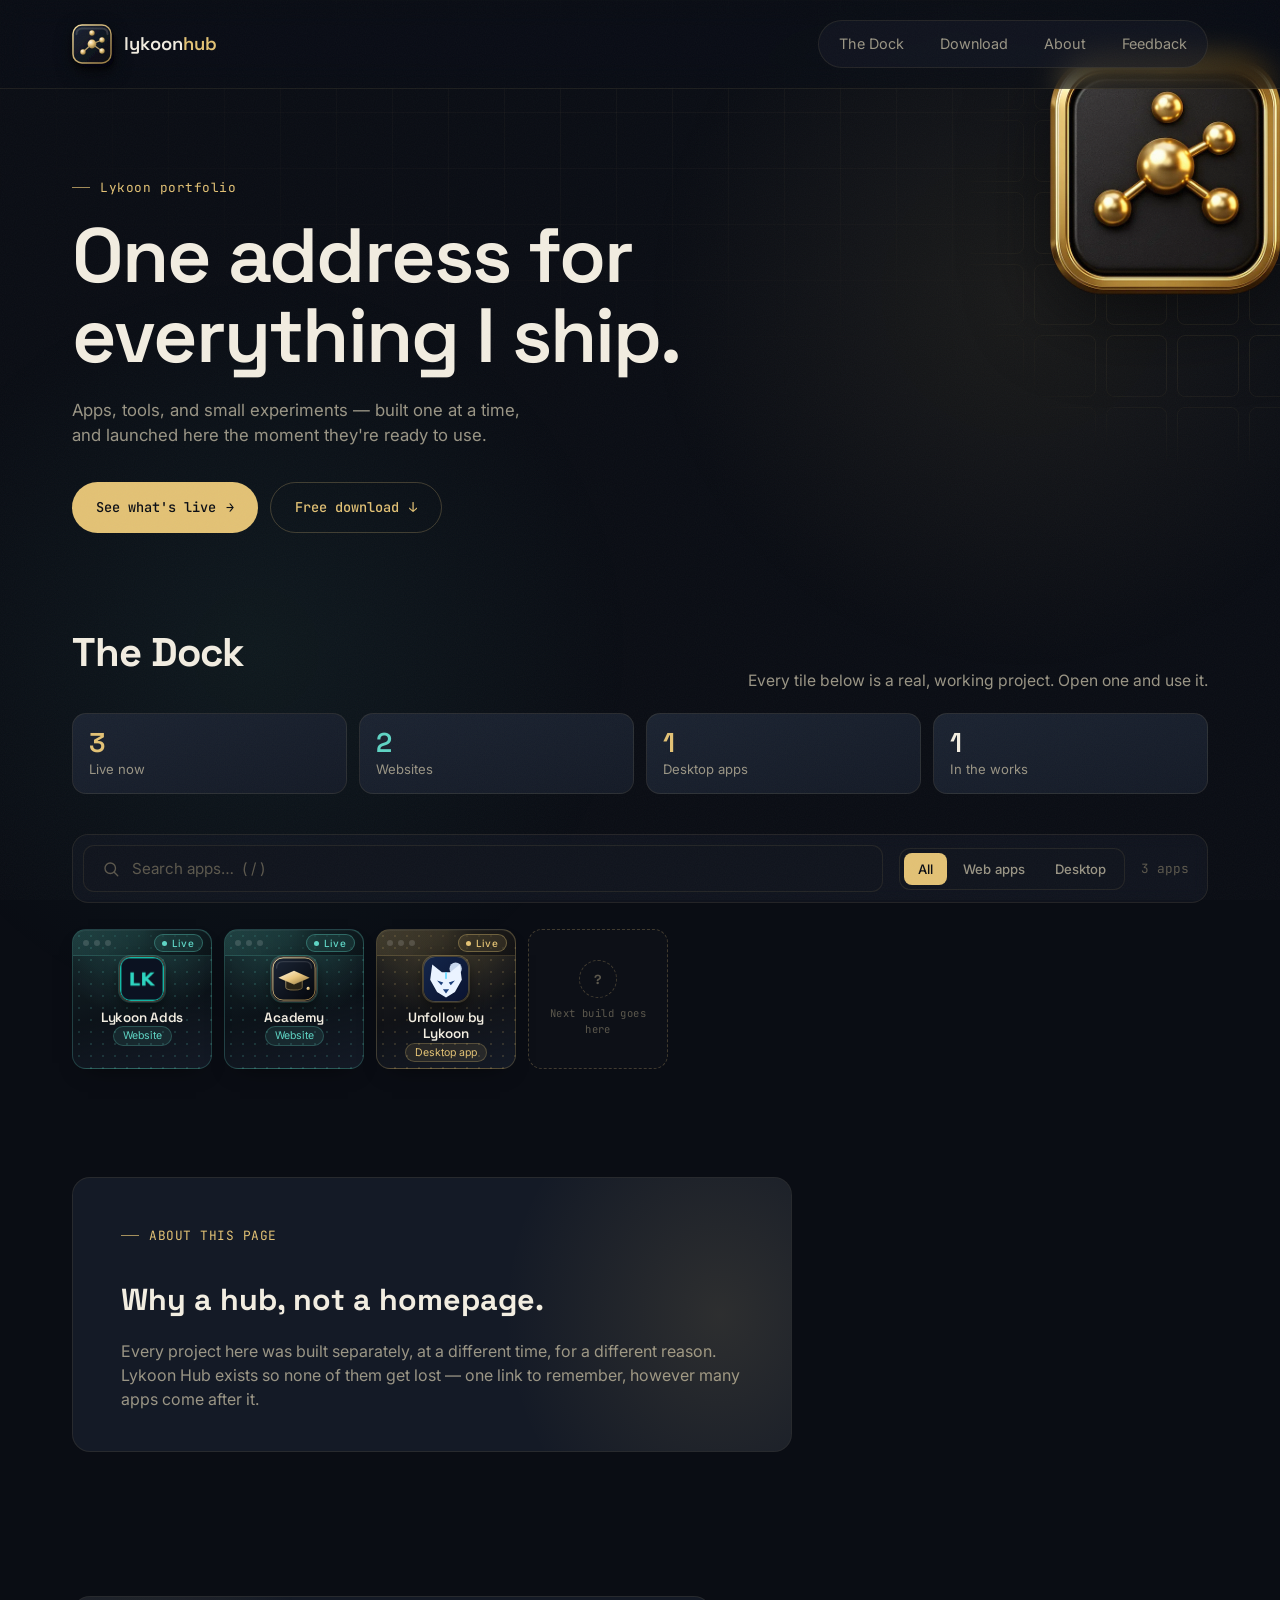
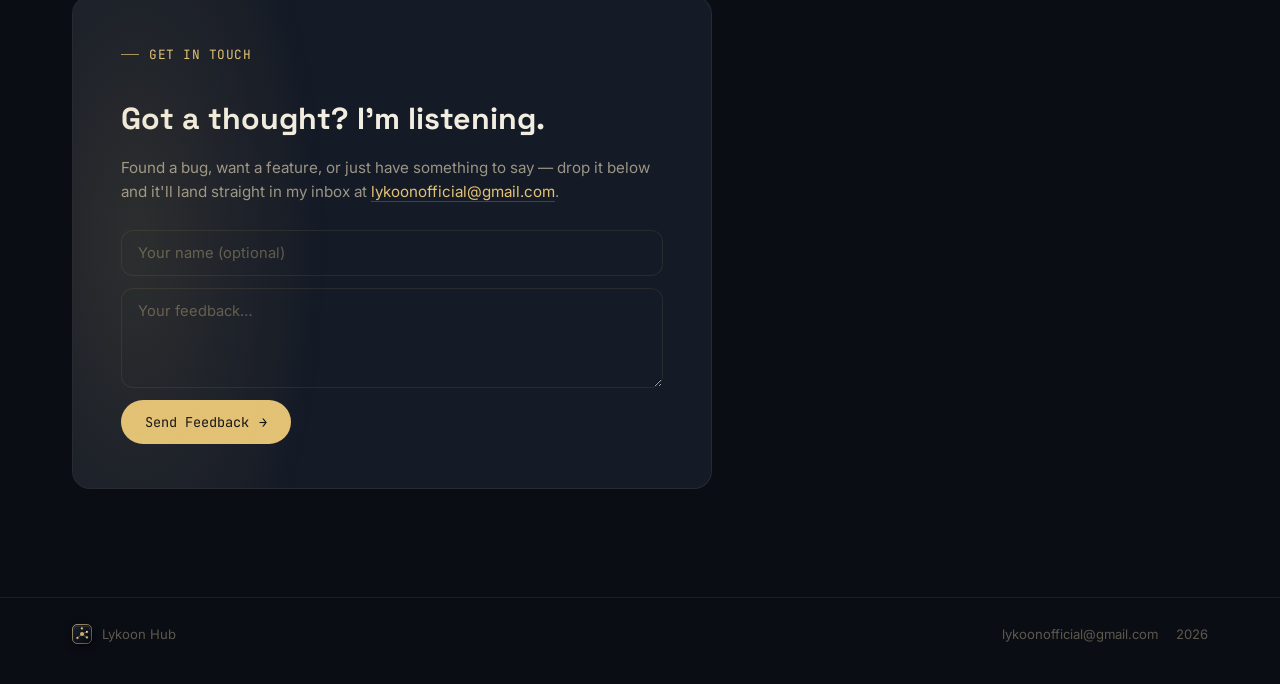
<file: index.html>
<!DOCTYPE html>
<html lang="en">
<head>
<meta charset="UTF-8">
<meta name="viewport" content="width=device-width, initial-scale=1.0, viewport-fit=cover">
<title>Lykoon Hub — One address for everything I ship</title>
<meta name="description" content="Lykoon Hub — a single home for every app, tool, and website Lykoon builds. Download Unfollow by Lykoon, a free bulk-unfollow dashboard for Windows, Mac and Linux.">
<meta name="mobile-web-app-capable" content="yes">
<meta name="apple-mobile-web-app-capable" content="yes">
<meta name="apple-mobile-web-app-status-bar-style" content="black-translucent">
<meta name="apple-mobile-web-app-title" content="Lykoon Hub">
<link rel="icon" href="data:image/svg+xml,%3Csvg xmlns='http://www.w3.org/2000/svg' viewBox='0 0 40 40'%3E%3Crect x='1' y='1' width='38' height='38' rx='9' fill='%230d1420' stroke='%23e3c275' stroke-width='1.4'/%3E%3Cg stroke='%23e3c275' stroke-width='1.3'%3E%3Cline x1='20' y1='20' x2='20' y2='9'/%3E%3Cline x1='20' y1='20' x2='30' y2='16'/%3E%3Cline x1='20' y1='20' x2='30' y2='27'/%3E%3Cline x1='20' y1='20' x2='11' y2='28'/%3E%3C/g%3E%3Ccircle cx='20' cy='9' r='2.6' fill='%23e3c275'/%3E%3Ccircle cx='30' cy='16' r='2.6' fill='%23e3c275'/%3E%3Ccircle cx='30' cy='27' r='2.6' fill='%23e3c275'/%3E%3Ccircle cx='11' cy='28' r='2.6' fill='%23e3c275'/%3E%3Ccircle cx='20' cy='20' r='4.2' fill='%23e3c275'/%3E%3C/svg%3E">
<link rel="apple-touch-icon" href="assets/apple-touch-icon.png">
<link rel="manifest" href="manifest.json">
<meta name="theme-color" content="#0a0d14">
<meta name="robots" content="index,follow">
<meta name="color-scheme" content="dark">

<link rel="canonical" href="https://lykoon.github.io/">
<meta property="og:type" content="website">
<meta property="og:url" content="https://lykoon.github.io/">
<meta property="og:title" content="Lykoon Hub — One address for everything I ship">
<meta property="og:description" content="Lykoon Hub — a single home for every app, tool, and website Lykoon builds. Now with a free download: Unfollow by Lykoon.">
<meta property="og:image" content="https://lykoon.github.io/assets/og-cover.png">
<meta name="twitter:card" content="summary_large_image">
<meta name="twitter:title" content="Lykoon Hub — One address for everything I ship">
<meta name="twitter:description" content="Lykoon Hub — a single home for every app, tool, and website Lykoon builds.">
<meta name="twitter:image" content="https://lykoon.github.io/assets/og-cover.png">

<link rel="preconnect" href="https://fonts.googleapis.com">
<link rel="preconnect" href="https://fonts.gstatic.com" crossorigin>
<link href="https://fonts.googleapis.com/css2?family=Space+Grotesk:wght@600;700&family=Inter:wght@400&family=JetBrains+Mono:wght@400&display=swap" rel="stylesheet">
<link rel="stylesheet" href="style.css">
<script type="application/ld+json">
{"@context":"https://schema.org","@type":"SoftwareApplication","name":"Unfollow by Lykoon","applicationCategory":"UtilitiesApplication","operatingSystem":"Windows, macOS, Linux","offers":{"@type":"Offer","price":"0","priceCurrency":"USD"},"downloadUrl":"https://github.com/lykoon/UnfollowByLykoon/archive/refs/heads/main.zip","author":{"@type":"Organization","name":"Lykoon Company","email":"lykoonofficial@gmail.com"}}
</script>
</head>
<body>

<a class="skip-link" href="#dock">Skip to content</a>
<div class="grain"></div>
<div class="ambient-glow"></div>
<div class="ambient-glow secondary"></div>

<header class="topbar">
  <div class="brand">
    <svg class="brand-mark" viewBox="0 0 40 40" xmlns="http://www.w3.org/2000/svg" style="overflow: visible;">
      <defs>
        <linearGradient id="badgeGrad" x1="0" y1="0" x2="1" y2="1">
          <stop offset="0%" stop-color="#1b2536"/>
          <stop offset="100%" stop-color="#05070c"/>
        </linearGradient>
        <linearGradient id="edgeGrad" x1="0" y1="0" x2="1" y2="1">
          <stop offset="0%" stop-color="#f6dea0"/>
          <stop offset="100%" stop-color="#96773f"/>
        </linearGradient>
        <radialGradient id="nodeGrad" cx="35%" cy="30%" r="75%">
          <stop offset="0%" stop-color="#fff8e6"/>
          <stop offset="45%" stop-color="#e9c67e"/>
          <stop offset="100%" stop-color="#8a6f37"/>
        </radialGradient>
        <filter id="liftShadow" x="-60%" y="-60%" width="220%" height="220%">
          <feDropShadow dx="0" dy="2.5" stdDeviation="2.2" flood-color="#000000" flood-opacity="0.5"/>
        </filter>
      </defs>
      <g filter="url(#liftShadow)">
        <rect x="4" y="5" width="38" height="38" rx="9" fill="#03050a"/>
        <rect x="1" y="1" width="38" height="38" rx="9" fill="url(#badgeGrad)" stroke="url(#edgeGrad)" stroke-width="1.4"/>
        <path d="M4.5 10 Q4.5 4.5 10 4.5 H30 Q35.5 4.5 35.5 10" fill="none" stroke="#ffffff" stroke-opacity="0.14" stroke-width="2" stroke-linecap="round"/>
        <g stroke="url(#edgeGrad)" stroke-width="1.3" stroke-opacity="0.9">
          <line x1="20" y1="20" x2="20" y2="9"/>
          <line x1="20" y1="20" x2="30" y2="16"/>
          <line x1="20" y1="20" x2="30" y2="27"/>
          <line x1="20" y1="20" x2="11" y2="28"/>
        </g>
        <circle cx="20" cy="9" r="2.7" fill="url(#nodeGrad)"/>
        <circle cx="30" cy="16" r="2.7" fill="url(#nodeGrad)"/>
        <circle cx="30" cy="27" r="2.7" fill="url(#nodeGrad)"/>
        <circle cx="11" cy="28" r="2.7" fill="url(#nodeGrad)"/>
        <circle cx="20" cy="20" r="4.4" fill="url(#nodeGrad)"/>
      </g>
    </svg>
    <span class="brand-word">lykoon<span class="accent-dot">hub</span></span>
  </div>
  <nav class="topnav">
    <a href="#dock">The Dock</a>
    <a href="#download">Download</a>
    <a href="#about">About</a>
    <a href="#feedback">Feedback</a>
  </nav>
</header>

<main>
  <section class="hero">
    <div class="hero-grid" aria-hidden="true" id="heroGrid"></div>
    <picture>
      <source srcset="assets/lykoon-orb.webp" type="image/webp">
      <img src="assets/lykoon-orb.png" alt="" aria-hidden="true" class="hero-orb"
           width="600" height="600" loading="lazy" decoding="async" fetchpriority="low">
    </picture>
    <div class="hero-inner">
      <p class="eyebrow">Lykoon portfolio</p>
      <h1>One address for<br>everything I ship.</h1>
      <p class="hero-sub">Apps, tools, and small experiments — built one at a time,<br class="br-desktop"> and launched here the moment they're ready to use.</p>
      <div class="hero-actions">
        <a href="#dock" class="hero-cta">See what's live <span class="arrow">→</span></a>
        <a href="#download" class="hero-cta hero-cta-ghost">Free download <span class="arrow">↓</span></a>
      </div>
    </div>
  </section>

  <section class="dock" id="dock">
    <div class="section-head reveal-target">
      <h2>The Dock</h2>
      <p class="section-sub">Every tile below is a real, working project. Open one and use it.</p>
      <div class="status-strip" id="statusStrip"></div>
    </div>

    <div class="toolbar">
    <div class="search-bar">
      <svg class="search-icon" viewBox="0 0 24 24" fill="none" xmlns="http://www.w3.org/2000/svg" aria-hidden="true">
        <circle cx="11" cy="11" r="7" stroke="currentColor" stroke-width="1.8"/>
        <line x1="16.3" y1="16.3" x2="21" y2="21" stroke="currentColor" stroke-width="1.8" stroke-linecap="round"/>
      </svg>
      <input
        type="text"
        id="searchInput"
        class="search-input"
        placeholder="Search apps…  ( / )"
        autocomplete="off"
        aria-label="Search apps">
    </div>
      <div class="seg" id="seg" role="group" aria-label="Filter apps"><button type="button" class="on" data-kind="all">All</button><button type="button" data-kind="Web app">Web apps</button><button type="button" data-kind="Desktop app">Desktop</button></div>
      <span class="count" id="countLabel" aria-live="polite"></span>
    </div>

    <p class="no-results" id="noResults" hidden>No app matches that name. Check the spelling or try the full name.</p>

    <div class="tiles" id="tiles"><!-- rendered by app.js --></div>
    <noscript>
      <ul class="noscript-list">
        <li><a href="https://lykoonadds.up.railway.app/">Lykoon Adds</a></li>
        <li><a href="https://alnaseer.vercel.app/">Academy</a></li>
        <li><a href="https://github.com/lykoon/UnfollowByLykoon">Unfollow by Lykoon (GitHub)</a></li>
      </ul>
    </noscript>
  </section>

  <section class="about" id="about">
    <div class="about-card reveal-target">
      <p class="eyebrow">ABOUT THIS PAGE</p>
      <h2>Why a hub, not a homepage.</h2>
      <p>Every project here was built separately, at a different time, for a different reason. Lykoon Hub exists so none of them get lost — one link to remember, however many apps come after it.</p>
    </div>
  </section>

  <section class="feedback" id="feedback">
    <div class="feedback-card reveal-target">
      <p class="eyebrow">GET IN TOUCH</p>
      <h2>Got a thought? I'm listening.</h2>
      <p class="feedback-sub">Found a bug, want a feature, or just have something to say — drop it below and it'll land straight in my inbox at <a href="mailto:lykoonofficial@gmail.com" class="feedback-email">lykoonofficial@gmail.com</a>.</p>

      <form id="feedbackForm" class="feedback-form">
        <input type="text" id="fbName" class="feedback-input" placeholder="Your name (optional)" autocomplete="off">
        <textarea id="fbMessage" class="feedback-textarea" rows="4" placeholder="Your feedback…" required></textarea>
        <button type="submit" class="feedback-submit">Send Feedback <span class="arrow">→</span></button>
      </form>
      <p class="feedback-note" id="feedbackNote" hidden>Opening your email app… if nothing happens, email me directly at <a href="mailto:lykoonofficial@gmail.com">lykoonofficial@gmail.com</a>.</p>
    </div>
  </section>
</main>

<footer class="footer">
  <div class="footer-inner">
    <div class="footer-left">
      <svg class="footer-mark" viewBox="0 0 40 40" xmlns="http://www.w3.org/2000/svg" aria-hidden="true" style="overflow: visible;">
        <defs>
          <linearGradient id="badgeGradF" x1="0" y1="0" x2="1" y2="1">
            <stop offset="0%" stop-color="#1b2536"/>
            <stop offset="100%" stop-color="#05070c"/>
          </linearGradient>
          <linearGradient id="edgeGradF" x1="0" y1="0" x2="1" y2="1">
            <stop offset="0%" stop-color="#f6dea0"/>
            <stop offset="100%" stop-color="#96773f"/>
          </linearGradient>
          <radialGradient id="nodeGradF" cx="35%" cy="30%" r="75%">
            <stop offset="0%" stop-color="#fff8e6"/>
            <stop offset="45%" stop-color="#e9c67e"/>
            <stop offset="100%" stop-color="#8a6f37"/>
          </radialGradient>
        </defs>
        <rect x="3.5" y="4.5" width="38" height="38" rx="9" fill="#03050a"/>
        <rect x="1" y="1" width="38" height="38" rx="9" fill="url(#badgeGradF)" stroke="url(#edgeGradF)" stroke-width="1.4"/>
        <path d="M4.5 10 Q4.5 4.5 10 4.5 H30 Q35.5 4.5 35.5 10" fill="none" stroke="#ffffff" stroke-opacity="0.12" stroke-width="2" stroke-linecap="round"/>
        <g stroke="url(#edgeGradF)" stroke-width="1.3" stroke-opacity="0.85">
          <line x1="20" y1="20" x2="20" y2="9"/>
          <line x1="20" y1="20" x2="30" y2="16"/>
          <line x1="20" y1="20" x2="30" y2="27"/>
          <line x1="20" y1="20" x2="11" y2="28"/>
        </g>
        <circle cx="20" cy="9" r="2.4" fill="url(#nodeGradF)"/>
        <circle cx="30" cy="16" r="2.4" fill="url(#nodeGradF)"/>
        <circle cx="30" cy="27" r="2.4" fill="url(#nodeGradF)"/>
        <circle cx="11" cy="28" r="2.4" fill="url(#nodeGradF)"/>
        <circle cx="20" cy="20" r="4" fill="#e3c275"/>
      </svg>
      <span>Lykoon Hub</span>
    </div>
    <div class="footer-right">
      <a href="mailto:lykoonofficial@gmail.com" class="footer-email">lykoonofficial@gmail.com</a>
      <span class="footer-year" id="year"></span>
    </div>
  </div>
</footer>

<dialog class="dl-dialog" id="dlDialog" aria-labelledby="dlTitle">
    <div class="download-card">
      <button class="dl-close" type="button" data-close aria-label="Close download window"><svg viewBox="0 0 24 24" fill="none" aria-hidden="true"><path d="M6 6l12 12M18 6L6 18" stroke="currentColor" stroke-width="2" stroke-linecap="round"/></svg></button>
      <div class="download-head">
        <img class="download-icon" src="assets/unfollow-icon.svg" alt="Unfollow by Lykoon logo" width="72" height="72" decoding="async">
        <div>
          <p class="eyebrow">Free download</p>
          <h2 id="dlTitle">Unfollow by Lykoon</h2>
        </div>
      </div>
      <p class="download-lead">A clean local dashboard that unfollows accounts in bulk at <strong>your</strong> pace. Live progress, automatic safety stops, and downloadable reports. It runs entirely on your own computer.</p>

      <ul class="chips" aria-label="Highlights">
        <li>Instagram</li>
        <li>TikTok <span class="chip-note">experimental</span></li>
        <li>Windows · Mac · Linux</li>
        <li>No setup needed</li>
        <li>Free &amp; open source</li>
      </ul>

      <div class="download-actions">
        <a class="download-btn" id="dlBtn" href="https://github.com/lykoon/UnfollowByLykoon/archive/refs/heads/main.zip" rel="noopener" download>
          <svg viewBox="0 0 24 24" fill="none" aria-hidden="true"><path d="M12 3v12m0 0 4.5-4.5M12 15l-4.5-4.5M4.5 20h15" stroke="currentColor" stroke-width="2" stroke-linecap="round" stroke-linejoin="round"/></svg>
          Download for free
        </a>
        <a class="download-link" href="https://github.com/lykoon/UnfollowByLykoon" target="_blank" rel="noopener noreferrer">View on GitHub <span class="arrow">→</span></a>
      </div>
      <p class="download-meta">v12 · ZIP file · needs <strong>Python 3.8+</strong></p>

      <ol class="steps">
        <li><b>Unzip</b><span>Extract the downloaded ZIP file anywhere.</span></li>
        <li><b>Start</b><span id="osHint">Double-click <code>Start-Windows.bat</code>, <code>Start-Mac.command</code> or run <code>./Start-Linux.sh</code>.</span></li>
        <li><b>Use</b><span>The dashboard opens in your browser. The first start sets itself up (a few minutes).</span></li>
      </ol>

      <p class="download-fine">Independent tool, not affiliated with Instagram, Meta or TikTok. Automating actions may go against a platform's terms and can cause temporary blocks, so use it on your own account, gently, and at your own risk. Questions? <a href="mailto:lykoonofficial@gmail.com">lykoonofficial@gmail.com</a></p>
    </div>
</dialog>

<script src="app.js" defer></script>
</body>
</html>
</file>
<file: style.css>
:root{
  --bg: #0a0d14;
  --bg-elevated: #10141d;
  --surface: #141a26;
  --surface-2: #1b2331;
  --border: rgba(216, 184, 122, 0.10);
  --border-strong: rgba(216, 184, 122, 0.26);
  --accent: #e3c275;
  --accent-soft: rgba(227, 194, 117, 0.12);
  --accent-dim: #8a6f37;
  --text: #f2ede1;
  --text-muted: #9a9585;
  --text-faint: #5c584d;
  --live: #e3c275;
  --live-glow: 227, 194, 117;
  --ease: cubic-bezier(0.16, 1, 0.3, 1);

  --font-display: "Space Grotesk", sans-serif;
  --font-body: "Inter", sans-serif;
  --font-mono: "JetBrains Mono", monospace;
}

*{ box-sizing: border-box; margin: 0; padding: 0; }

html{ scroll-behavior: smooth; overflow-x: hidden; }
@supports (overflow: clip){ html, body{ overflow-x: clip; } }   /* decorative glows must never create a sideways scroll (iOS Safari ignores body overflow-x:hidden) */

body{
  background: var(--bg);
  color: var(--text);
  font-family: var(--font-body);
  line-height: 1.5;
  overflow-x: hidden;
  position: relative;
  padding-left: env(safe-area-inset-left);
  padding-right: env(safe-area-inset-right);
  -webkit-tap-highlight-color: transparent;
}

.ambient-glow{
  position: fixed;
  top: -10%;
  right: -10%;
  width: 60vw;
  height: 60vw;
  max-width: 800px;
  max-height: 800px;
  background: radial-gradient(circle, rgba(227, 194, 117, 0.08) 0%, transparent 70%);
  pointer-events: none;
  z-index: 0;
  animation: auroraDrift 22s ease-in-out infinite;
}
.ambient-glow.secondary{
  top: auto;
  right: auto;
  bottom: -15%;
  left: -10%;
  background: radial-gradient(circle, rgba(227, 194, 117, 0.05) 0%, transparent 70%);
  animation-duration: 26s;
  animation-delay: -6s;
}
@keyframes auroraDrift{
  0%, 100%{ transform: translate(0, 0) scale(1); }
  33%{ transform: translate(-4%, 3%) scale(1.06); }
  66%{ transform: translate(3%, -2%) scale(0.97); }
}

a{ color: inherit; text-decoration: none; }

/* subtle film-grain texture over the whole page */
.grain{
  position: fixed;
  inset: 0;
  pointer-events: none;
  z-index: 100;
  opacity: 0.035;
  background-image: url("data:image/svg+xml,%3Csvg xmlns='http://www.w3.org/2000/svg' width='120' height='120'%3E%3Cfilter id='n'%3E%3CfeTurbulence type='fractalNoise' baseFrequency='0.9' numOctaves='2' stitchTiles='stitch'/%3E%3C/filter%3E%3Crect width='100%25' height='100%25' filter='url(%23n)'/%3E%3C/svg%3E");
}

main, .footer{ position: relative; z-index: 1; }
.topbar{
  display: flex;
  align-items: center;
  justify-content: space-between;
  padding: calc(20px + env(safe-area-inset-top)) clamp(20px, 6vw, 72px) 20px;
  max-width: 1440px;
  margin: 0 auto;
  position: sticky;
  top: 0;
  z-index: 10;
  backdrop-filter: blur(14px) saturate(140%);
  -webkit-backdrop-filter: blur(14px) saturate(140%);
  background: rgba(10, 13, 20, 0.55);
  border-bottom: 1px solid transparent;
  transition: border-color 0.3s ease, background 0.3s ease;
}
.topbar.is-scrolled{
  border-bottom-color: var(--border);
}
.scroll-progress{
  position: absolute;
  left: 0;
  bottom: -1px;
  height: 2px;
  width: var(--progress, 0%);
  background: linear-gradient(90deg, var(--accent-dim), var(--accent));
  transition: width 0.1s linear;
}

.brand{ display: flex; align-items: center; gap: 12px; perspective: 400px; }

.brand-mark{
  --s: 1;
  width: 40px;
  height: 40px;
  border-radius: 10px;
  transform-style: preserve-3d;
  filter: drop-shadow(0 5px 8px rgba(0,0,0,0.55));
  animation: logoFloat 4.5s ease-in-out infinite;
  transition: filter 0.3s ease;
}
.brand:hover .brand-mark{
  --s: 1.12;
  filter: drop-shadow(0 8px 14px rgba(0,0,0,0.6));
}

@keyframes logoFloat{
  0%, 100%{ transform: rotateX(9deg) rotateY(-15deg) scale(var(--s)); }
  50%{ transform: rotateX(16deg) rotateY(-24deg) scale(var(--s)); }
}

.brand-word{
  font-family: var(--font-display);
  font-weight: 600;
  font-size: 1.15rem;
  letter-spacing: 0.01em;
  color: var(--text);
}
.accent-dot{ color: var(--accent); }

.topnav{ display: flex; gap: 32px; }
.topnav a{
  font-size: 0.9rem;
  color: var(--text-muted);
  transition: color 0.2s ease;
}
.topnav a:hover{ color: var(--accent); }

/* ---------- hero ---------- */
.hero{
  position: relative;
  padding: 9vh clamp(20px, 6vw, 72px) 12vh;
  max-width: 1440px;
  margin: 0 auto;
}
.hero-inner{ max-width: 900px; }

.hero-grid{
  position: absolute;
  top: -40px;
  right: -8vw;
  width: 420px;
  height: 420px;
  z-index: -1;
  display: grid;
  grid-template-columns: repeat(6, 1fr);
  grid-template-rows: repeat(6, 1fr);
  gap: 10px;
  opacity: 0.9;
  mask-image: radial-gradient(circle at 60% 40%, black 40%, transparent 75%);
}
.hero-grid .cell{
  border-radius: 8px;
  border: 1px solid var(--border);
}
.hero-grid .cell.filled{
  border-color: var(--accent);
  background: var(--accent-soft);
  animation: cellPulse 3.2s ease-in-out infinite;
}
@keyframes cellPulse{
  0%, 100%{ box-shadow: 0 0 18px 1px rgba(var(--live-glow), 0.3); }
  50%{ box-shadow: 0 0 28px 4px rgba(var(--live-glow), 0.55); }
}

.hero-orb{
  position: absolute;
  top: -6vh;
  right: -2vw;
  width: clamp(160px, 22vw, 300px);
  height: auto;
  z-index: -1;
  filter: drop-shadow(0 20px 40px rgba(0,0,0,0.55));
  animation: orbFloat 6s ease-in-out infinite;
  pointer-events: none;
}
@keyframes orbFloat{
  0%, 100%{ transform: translateY(0) rotate(-2deg); }
  50%{ transform: translateY(-22px) rotate(2deg); }
}
@media (max-width: 900px){
  .hero-orb{ width: clamp(120px, 26vw, 200px); top: -3vh; right: -3vw; }
}
@media (max-width: 640px){
  .hero-orb{ opacity: 0.7; width: 130px; top: -2vh; right: -6vw; }
}

.eyebrow{
  font-family: var(--font-mono);
  font-size: 0.72rem;
  letter-spacing: 0.14em;
  color: var(--accent);
  margin-bottom: 18px;
  display: inline-flex;
  align-items: center;
  gap: 10px;
}
.eyebrow::before{
  content: "";
  width: 18px;
  height: 1px;
  background: var(--accent);
  opacity: 0.7;
}

.hero h1{
  font-family: var(--font-display);
  font-weight: 600;
  font-size: clamp(2.4rem, 6vw, 4.2rem);
  line-height: 1.05;
  letter-spacing: -0.01em;
  margin-bottom: 22px;
  background: linear-gradient(100deg, var(--text) 30%, var(--accent) 45%, #fff8e6 50%, var(--accent) 55%, var(--text) 70%);
  background-size: 300% 100%;
  background-position: 100% 0;
  -webkit-background-clip: text;
  background-clip: text;
  color: transparent;
  animation: heroShimmer 7s ease-in-out infinite;
}
@keyframes heroShimmer{
  0%{ background-position: 100% 0; }
  50%{ background-position: 0% 0; }
  100%{ background-position: 100% 0; }
}

.hero-sub{
  color: var(--text-muted);
  font-size: 1.05rem;
  max-width: 540px;
  margin-bottom: 34px;
}

.hero-cta{
  display: inline-flex;
  align-items: center;
  gap: 10px;
  font-family: var(--font-mono);
  font-size: 0.85rem;
  color: var(--bg);
  background: var(--accent);
  padding: 13px 22px;
  border-radius: 999px;
  transition: transform 0.3s var(--ease), box-shadow 0.3s var(--ease);
}
.hero-cta:hover{
  transform: translateY(-2px);
  box-shadow: 0 8px 24px rgba(var(--live-glow), 0.3);
}
.hero-cta .arrow{ transition: transform 0.2s ease; }
.hero-cta:hover .arrow{ transform: translateX(3px); }

/* ---------- dock section ---------- */
.dock{
  padding: 4vh clamp(20px, 6vw, 72px) 10vh;
  max-width: 1440px;
  margin: 0 auto;
}

.section-head{ margin-bottom: 40px; max-width: 560px; }
.section-head h2{
  font-family: var(--font-display);
  font-size: clamp(1.6rem, 3vw, 2.2rem);
  margin-bottom: 10px;
}
.section-sub{ color: var(--text-muted); font-size: 0.98rem; }

.status-strip{
  display: flex;
  flex-wrap: wrap;
  gap: 10px;
  margin-top: 16px;
}
.status-chip{
  display: inline-flex;
  align-items: center;
  gap: 7px;
  font-family: var(--font-mono);
  font-size: 0.76rem;
  letter-spacing: 0.03em;
  color: var(--live);
  padding: 6px 12px;
  border-radius: 999px;
  border: 1px solid rgba(var(--live-glow), 0.3);
  background: var(--accent-soft);
}
.status-chip .dot{
  width: 6px; height: 6px; border-radius: 50%;
  background: var(--live);
  box-shadow: 0 0 0 0 rgba(var(--live-glow), 0.6);
  animation: pulse 2s infinite;
}
.status-chip-muted{
  color: var(--text-muted);
  border-color: var(--border);
  background: transparent;
}

.search-bar{
  display: flex;
  align-items: center;
  gap: 12px;
  max-width: 420px;
  padding: 13px 18px;
  margin-bottom: 32px;
  background: var(--surface);
  border: 1px solid var(--border);
  border-radius: 12px;
  transition: border-color 0.2s ease, box-shadow 0.2s ease;
}
.search-bar:focus-within{
  border-color: var(--border-strong);
  box-shadow: 0 0 0 3px var(--accent-soft);
}
.search-icon{
  width: 18px;
  height: 18px;
  color: var(--text-faint);
  flex-shrink: 0;
  transition: color 0.2s ease;
}
.search-bar:focus-within .search-icon{ color: var(--accent); }

.search-input{
  flex: 1;
  background: transparent;
  border: none;
  outline: none;
  color: var(--text);
  font-family: var(--font-body);
  font-size: 0.95rem;
}
.search-input::placeholder{ color: var(--text-faint); }

.no-results{
  font-family: var(--font-mono);
  font-size: 0.85rem;
  color: var(--text-muted);
  margin-bottom: 32px;
}

.tile.hidden{ display: none; }

.tiles{
  display: grid;
  grid-template-columns: repeat(auto-fill, minmax(190px, 1fr));
  gap: 16px;
  perspective: 1000px;
}

.tile{
  position: relative;
  background: var(--surface);
  border: 1px solid var(--border);
  border-radius: 14px;
  padding: 16px;
  display: flex;
  flex-direction: column;
  gap: 12px;
  overflow: hidden;
  transform-style: preserve-3d;
  transition: transform 0.4s var(--ease), border-color 0.3s ease, background 0.3s ease;
}
.tile::after{
  content: "";
  position: absolute;
  inset: 0;
  background: linear-gradient(115deg, transparent 40%, rgba(227, 194, 117, 0.07) 50%, transparent 60%);
  transform: translateX(-100%);
  transition: transform 0.6s ease;
  pointer-events: none;
}
.tile.live:hover::after{
  transform: translateX(100%);
}

.tile.live{
  --mx: 50%;
  --my: 50%;
  --rx: 0deg;
  --ry: 0deg;
}
.tile.live::before{
  content: "";
  position: absolute;
  inset: 0;
  z-index: 0;
  background: radial-gradient(280px circle at var(--mx) var(--my), rgba(227, 194, 117, 0.10), transparent 65%);
  opacity: 0;
  transition: opacity 0.4s ease;
  pointer-events: none;
}
.tile.live:hover::before{ opacity: 1; }
.tile.live > *{ position: relative; z-index: 1; }

.tile.live:hover{
  transform: translateY(-4px) rotateX(var(--rx)) rotateY(var(--ry));
  border-color: var(--border-strong);
  background: var(--surface-2);
}
.tile.live:active{
  transform: translateY(-1px) scale(0.98);
  background: var(--surface-2);
  border-color: var(--border-strong);
}

.tile.soon{
  cursor: default;
}
.tile.soon:hover{
  transform: none;
  border-color: var(--border);
  background: var(--surface);
}
.badge-soon{
  color: var(--text-faint);
  border-color: var(--border-strong);
}
.badge-soon .dot{ display: none; }
.tile-open-soon{
  color: var(--text-faint);
}

.tile.empty{
  border-style: dashed;
  border-color: var(--border-strong);
  justify-content: center;
  align-items: center;
  text-align: center;
  min-height: 140px;
}
.tile.empty .tile-icon{
  border-style: dashed;
  border-radius: 50%;
  color: var(--text-faint);
  background: transparent;
  box-shadow: none;
  animation: emptyPulse 3.5s ease-in-out infinite;
}
.tile.empty .tile-icon::before{ display: none; }
@keyframes emptyPulse{
  0%, 100%{ opacity: 0.55; }
  50%{ opacity: 0.9; }
}
.tile.empty .empty-label{
  font-family: var(--font-mono);
  font-size: 0.7rem;
  color: var(--text-faint);
  letter-spacing: 0.04em;
}

.tile-top{ display: flex; align-items: center; justify-content: space-between; }

.tile-icon{
  position: relative;
  width: 40px;
  height: 40px;
  border-radius: 11px;
  display: flex;
  align-items: center;
  justify-content: center;
  font-family: var(--font-display);
  font-weight: 700;
  font-size: 0.82rem;
  border: 1px solid var(--border-strong);
  background: linear-gradient(155deg, var(--surface-2) 0%, #0b0f17 100%);
  color: var(--accent);
  overflow: hidden;
  box-shadow:
    0 4px 10px rgba(0,0,0,0.45),
    inset 0 1px 0 rgba(255,255,255,0.08),
    inset 0 -6px 10px rgba(0,0,0,0.35);
  transition: transform 0.25s ease, box-shadow 0.25s ease;
}
.tile.live:hover .tile-icon{
  transform: translateY(-1px) scale(1.04);
  box-shadow:
    0 6px 14px rgba(0,0,0,0.5),
    inset 0 1px 0 rgba(255,255,255,0.12),
    inset 0 -6px 10px rgba(0,0,0,0.35);
}
.tile-icon::before{
  content: "";
  position: absolute;
  inset: 0;
  background: linear-gradient(140deg, rgba(255,255,255,0.16) 0%, rgba(255,255,255,0) 45%);
  pointer-events: none;
}
.tile-icon picture{ display: contents; }
.tile-icon img{
  width: 100%;
  height: 100%;
  object-fit: cover;
  border-radius: 10px;
  position: relative;
}

.badge{
  font-family: var(--font-mono);
  font-size: 0.66rem;
  letter-spacing: 0.08em;
  display: flex;
  align-items: center;
  gap: 6px;
  color: var(--live);
  padding: 4px 9px;
  border-radius: 999px;
  border: 1px solid rgba(var(--live-glow), 0.3);
}
.badge .dot{
  width: 6px; height: 6px; border-radius: 50%;
  background: var(--live);
  box-shadow: 0 0 0 0 rgba(var(--live-glow), 0.6);
  animation: pulse 2s infinite;
}
@keyframes pulse{
  0%{ box-shadow: 0 0 0 0 rgba(var(--live-glow), 0.5); }
  70%{ box-shadow: 0 0 0 7px rgba(var(--live-glow), 0); }
  100%{ box-shadow: 0 0 0 0 rgba(var(--live-glow), 0); }
}

.tile-name{
  font-family: var(--font-display);
  font-weight: 600;
  font-size: 1.05rem;
}
.tile-tagline{
  color: var(--text-muted);
  font-size: 0.85rem;
  line-height: 1.42;
}

.tile-open{
  margin-top: auto;
  font-family: var(--font-mono);
  font-size: 0.78rem;
  color: var(--accent);
  display: inline-flex;
  align-items: center;
  gap: 6px;
  align-self: flex-start;
}
.tile-open .arrow{ transition: transform 0.2s ease; }
.tile:hover .tile-open .arrow{ transform: translateX(3px); }

/* ---------- about ---------- */
.about{
  padding: 2vh clamp(20px, 6vw, 72px) 14vh;
  max-width: 1440px;
  margin: 0 auto;
}
.about-card{
  position: relative;
  background: var(--surface);
  border: 1px solid var(--border);
  border-radius: 18px;
  padding: 40px clamp(24px, 5vw, 48px);
  max-width: 720px;
  overflow: hidden;
}
.about-card::before{
  content: "";
  position: absolute;
  top: -40%;
  right: -20%;
  width: 60%;
  height: 180%;
  background: radial-gradient(closest-side, var(--accent-soft) 0%, transparent 100%);
  pointer-events: none;
}
.about-card h2{
  font-family: var(--font-display);
  font-size: clamp(1.4rem, 2.6vw, 1.9rem);
  margin: 14px 0 16px;
}
.about-card p:last-child{ color: var(--text-muted); }

/* ---------- feedback ---------- */
.feedback{
  padding: 2vh clamp(20px, 6vw, 72px) 12vh;
  max-width: 1440px;
  margin: 0 auto;
}
.feedback-card{
  position: relative;
  background: var(--surface);
  border: 1px solid var(--border);
  border-radius: 18px;
  padding: 40px clamp(24px, 5vw, 48px) 44px;
  max-width: 640px;
  overflow: hidden;
}
.feedback-card::before{
  content: "";
  position: absolute;
  top: -40%;
  left: -20%;
  width: 60%;
  height: 180%;
  background: radial-gradient(closest-side, var(--accent-soft) 0%, transparent 100%);
  pointer-events: none;
}
.feedback-card h2{
  font-family: var(--font-display);
  font-size: clamp(1.4rem, 2.6vw, 1.9rem);
  margin: 14px 0 14px;
}
.feedback-sub{
  color: var(--text-muted);
  font-size: 0.95rem;
  line-height: 1.6;
  margin-bottom: 26px;
}
.feedback-email{
  color: var(--accent);
  border-bottom: 1px solid var(--border-strong);
  transition: opacity 0.2s ease;
}
.feedback-email:hover{ opacity: 0.8; }

.feedback-form{
  display: flex;
  flex-direction: column;
  gap: 12px;
}
.feedback-input,
.feedback-textarea{
  background: var(--surface);
  border: 1px solid var(--border);
  border-radius: 12px;
  padding: 13px 16px;
  color: var(--text);
  font-family: var(--font-body);
  font-size: 0.92rem;
  outline: none;
  resize: vertical;
  transition: border-color 0.2s ease, box-shadow 0.2s ease;
}
.feedback-input::placeholder,
.feedback-textarea::placeholder{ color: var(--text-faint); }
.feedback-input:focus,
.feedback-textarea:focus{
  border-color: var(--border-strong);
  box-shadow: 0 0 0 3px var(--accent-soft);
}

.feedback-submit{
  align-self: flex-start;
  display: inline-flex;
  align-items: center;
  gap: 10px;
  font-family: var(--font-mono);
  font-size: 0.85rem;
  color: var(--bg);
  background: var(--accent);
  border: none;
  cursor: pointer;
  padding: 13px 24px;
  border-radius: 999px;
  transition: transform 0.3s var(--ease), box-shadow 0.3s var(--ease);
}
.feedback-submit:hover{
  transform: translateY(-2px);
  box-shadow: 0 8px 24px var(--accent-soft);
}
.feedback-submit .arrow{ transition: transform 0.2s ease; }
.feedback-submit:hover .arrow{ transform: translateX(3px); }

.feedback-note{
  margin-top: 14px;
  font-family: var(--font-mono);
  font-size: 0.8rem;
  color: var(--text-muted);
}
.feedback-note a{ color: var(--accent); }

/* ---------- footer ---------- */
.footer{
  border-top: 1px solid var(--border);
}
.footer-inner{
  display: flex;
  align-items: center;
  justify-content: space-between;
  padding: 26px clamp(20px, 6vw, 72px) calc(40px + env(safe-area-inset-bottom));
  max-width: 1440px;
  margin: 0 auto;
  color: var(--text-faint);
  font-size: 0.82rem;
}
.footer-left{ display: flex; align-items: center; gap: 10px; perspective: 300px; }
.footer-right{ display: flex; align-items: center; gap: 18px; }
.footer-email{
  color: var(--text-faint);
  transition: color 0.2s ease;
}
.footer-email:hover{ color: var(--accent); }
.footer-mark{
  width: 20px; height: 20px; border-radius: 6px; opacity: 0.9;
  transform-style: preserve-3d;
  filter: drop-shadow(0 2px 4px rgba(0,0,0,0.5));
  animation: logoFloatSmall 5.5s ease-in-out infinite;
  animation-delay: -1.2s;
}
@keyframes logoFloatSmall{
  0%, 100%{ transform: rotateX(9deg) rotateY(-15deg); }
  50%{ transform: rotateX(15deg) rotateY(-22deg); }
}

/* ---------- responsive ---------- */

/* Tablet: tighten spacing and shrink the decorative grid a bit */
@media (max-width: 900px){
  .hero-grid{ width: 300px; height: 300px; right: -6vw; top: -20px; }
  .tiles{ grid-template-columns: repeat(auto-fill, minmax(200px, 1fr)); }
}

/* Phones */
@media (max-width: 640px){
  .topbar{ padding: 20px clamp(16px, 5vw, 40px); flex-wrap: wrap; row-gap: 10px; }
  .topnav{ gap: 18px; }
  .hero{ padding: 6vh clamp(16px, 5vw, 40px) 8vh; }
  .hero-grid{ width: 200px; height: 200px; right: -10vw; top: -16px; opacity: 0.6; }
  .br-desktop{ display: none; }
  .dock, .about, .feedback{ padding-left: clamp(16px, 5vw, 40px); padding-right: clamp(16px, 5vw, 40px); }
  .footer-right{ flex-direction: column; align-items: flex-start; gap: 6px; }
  .search-bar{ max-width: 100%; }
  .tiles{ grid-template-columns: 1fr; }
  .tile{ padding: 20px; }
  .footer-inner{
    padding: 22px clamp(16px, 5vw, 40px) 32px;
    flex-direction: column;
    gap: 10px;
    align-items: flex-start;
  }
}

/* Small phones: shrink the decorative grid instead of removing it —
   the pulsing cell gives the page some life even on a small screen */
@media (max-width: 400px){
  .hero-grid{ width: 130px; height: 130px; right: -8vw; top: -10px; opacity: 0.5; }
  .hero h1{ font-size: 2.1rem; }
  .topnav{ gap: 14px; }
  .topnav a{ font-size: 0.85rem; }
}

/* Large / ultra-wide monitors: let the hero visual breathe a bit more */
@media (min-width: 1600px){
  .hero-grid{ width: 480px; height: 480px; }
}

.reveal{
  opacity: 0;
  transform: translateY(24px);
}
.reveal:not(.tile){
  transition: opacity 0.7s ease, transform 0.7s ease;
}
.tile.reveal{
  transition: transform 0.4s var(--ease), border-color 0.3s ease, background 0.3s ease, opacity 0.6s ease;
}
.reveal.in-view{
  opacity: 1;
  transform: translateY(0);
}

@media (prefers-reduced-motion: reduce){
  *{ animation: none !important; transition: none !important; }
}

/* ---------- focus states (keyboard navigation) ---------- */
a:focus-visible,
button:focus-visible,
input:focus-visible,
textarea:focus-visible{
  outline: 2px solid var(--accent);
  outline-offset: 3px;
  border-radius: 6px;
}
.tile:focus-visible{
  outline: 2px solid var(--accent);
  outline-offset: 2px;
}

/* ============================================================
   v2 additions: skip link, hero actions, download section
   ============================================================ */
.skip-link{
  position: absolute; left: 12px; top: -60px; z-index: 200;
  background: var(--accent); color: var(--bg); padding: 10px 16px; border-radius: 10px;
  font-family: var(--font-mono); font-size: 0.82rem;
  transition: top 0.2s ease;
}
.skip-link:focus{ top: 12px; }

.noscript-list{ margin-top: 16px; padding-left: 18px; color: var(--text-muted); }
.noscript-list a{ color: var(--accent); }

.hero-actions{ display: flex; flex-wrap: wrap; gap: 12px; }
.hero-cta-ghost{
  background: transparent;
  color: var(--accent);
  border: 1px solid var(--border-strong);
}
.hero-cta-ghost:hover{ background: var(--accent-soft); box-shadow: none; }

.download{
  padding: 2vh clamp(20px, 6vw, 72px) 12vh;
  max-width: 1440px;
  margin: 0 auto;
  scroll-margin-top: 80px;
}
.download-card{
  position: relative;
  background: linear-gradient(160deg, var(--surface-2) 0%, var(--surface) 55%);
  border: 1px solid var(--border-strong);
  border-radius: 22px;
  padding: clamp(26px, 5vw, 52px);
  max-width: 880px;
  overflow: hidden;
  box-shadow: 0 30px 60px -30px rgba(0,0,0,0.7), 0 0 0 1px rgba(var(--live-glow), 0.04);
}
.download-card::before{
  content: "";
  position: absolute;
  top: -50%; right: -25%;
  width: 70%; height: 200%;
  background: radial-gradient(closest-side, rgba(var(--live-glow), 0.14) 0%, transparent 100%);
  pointer-events: none;
}
.download-card > *{ position: relative; }
.download-head{ display: flex; align-items: center; gap: 18px; margin-bottom: 20px; }
.download-head .eyebrow{ margin-bottom: 6px; }
.download-head h2{
  font-family: var(--font-display);
  font-size: clamp(1.6rem, 3.4vw, 2.4rem);
  line-height: 1.1;
}
.download-icon{
  width: 72px; height: 72px; border-radius: 18px; flex-shrink: 0;
  box-shadow: 0 12px 28px rgba(0,0,0,0.55), 0 0 0 1px var(--border-strong);
}
.download-lead{ color: var(--text-muted); font-size: 1.02rem; max-width: 640px; margin-bottom: 22px; }
.download-lead strong{ color: var(--text); font-weight: 600; }

.chips{ list-style: none; display: flex; flex-wrap: wrap; gap: 8px; margin-bottom: 28px; }
.chips li{
  font-family: var(--font-mono);
  font-size: 0.76rem;
  color: var(--text-muted);
  padding: 6px 12px;
  border-radius: 999px;
  border: 1px solid var(--border-strong);
  background: rgba(255,255,255,0.02);
}
.chip-note{ color: var(--text-faint); }

.download-actions{ display: flex; flex-wrap: wrap; align-items: center; gap: 12px 22px; }
.download-btn{
  display: inline-flex; align-items: center; gap: 12px;
  font-family: var(--font-mono);
  font-size: 0.95rem;
  font-weight: 500;
  color: var(--bg);
  background: linear-gradient(135deg, #f1d58f 0%, var(--accent) 55%, #c9a24f 100%);
  padding: 16px 30px;
  border-radius: 999px;
  box-shadow: 0 10px 30px rgba(var(--live-glow), 0.28), inset 0 1px 0 rgba(255,255,255,0.35);
  transition: transform 0.3s var(--ease), box-shadow 0.3s var(--ease);
}
.download-btn svg{ width: 20px; height: 20px; }
.download-btn:hover{ transform: translateY(-2px); box-shadow: 0 16px 40px rgba(var(--live-glow), 0.4), inset 0 1px 0 rgba(255,255,255,0.4); }
.download-btn:active{ transform: translateY(0) scale(0.98); }
.download-link{ font-family: var(--font-mono); font-size: 0.85rem; color: var(--accent); }
.download-link .arrow{ display: inline-block; transition: transform 0.2s ease; }
.download-link:hover .arrow{ transform: translateX(3px); }
.download-meta{ margin-top: 14px; font-family: var(--font-mono); font-size: 0.78rem; color: var(--text-faint); }
.download-meta strong{ color: var(--text-muted); font-weight: 500; }

.steps{
  list-style: none;
  counter-reset: s;
  display: grid;
  grid-template-columns: repeat(3, 1fr);
  gap: 14px;
  margin: 34px 0 26px;
}
.steps li{
  counter-increment: s;
  position: relative;
  padding: 18px 16px 16px;
  border: 1px solid var(--border);
  border-radius: 14px;
  background: rgba(10, 13, 20, 0.45);
  display: flex; flex-direction: column; gap: 6px;
}
.steps li::before{
  content: counter(s);
  font-family: var(--font-mono);
  font-size: 0.72rem;
  color: var(--accent);
  width: 24px; height: 24px; border-radius: 50%;
  display: flex; align-items: center; justify-content: center;
  border: 1px solid var(--border-strong);
  background: var(--accent-soft);
  margin-bottom: 4px;
}
.steps b{ font-family: var(--font-display); font-weight: 600; font-size: 1rem; }
.steps span{ color: var(--text-muted); font-size: 0.86rem; line-height: 1.5; }
.steps code{
  font-family: var(--font-mono);
  font-size: 0.8em;
  color: var(--accent);
  background: var(--accent-soft);
  padding: 1px 6px;
  border-radius: 6px;
  word-break: break-word;
}
.download-fine{ color: var(--text-faint); font-size: 0.8rem; line-height: 1.6; max-width: 700px; }
.download-fine a{ color: var(--accent); }

@media (max-width: 760px){
  .steps{ grid-template-columns: 1fr; }
}
@media (max-width: 640px){
  .download{ padding-left: clamp(16px, 5vw, 40px); padding-right: clamp(16px, 5vw, 40px); }
  .download-head{ flex-direction: column; align-items: flex-start; gap: 14px; }
  .download-btn{ width: 100%; justify-content: center; }
  .hero-actions .hero-cta{ flex: 1 1 100%; justify-content: center; }
}

/* ============================================================
   v3 upgrade: dashboard look + download pop-up
   ============================================================ */
.eyebrow{ text-transform: none; letter-spacing: 0.04em; font-size: 0.8rem; }
.hero h1{ animation: none; background: none; color: var(--text); -webkit-text-fill-color: currentColor; font-size: clamp(2.6rem, 6.4vw, 4.8rem); letter-spacing: -0.025em; }
.hero-inner{ max-width: 820px; }
.hero-cta{ font-weight: 500; padding: 14px 24px; }

.section-head{ max-width: none; display: flex; flex-wrap: wrap; align-items: end; justify-content: space-between; gap: 14px 24px; }
.section-head h2{ font-size: clamp(1.8rem, 3.4vw, 2.5rem); letter-spacing: -0.02em; }
.section-head .section-sub{ flex-basis: 100%; order: 3; margin-top: -4px; }
.status-strip{ margin-top: 0; }

.toolbar{ display: flex; flex-wrap: wrap; align-items: center; gap: 12px 16px; margin-bottom: 26px; padding: 10px; border: 1px solid var(--border); border-radius: 16px; background: rgba(20,26,38,0.6); backdrop-filter: blur(8px); }
.toolbar .search-bar{ flex: 1 1 260px; max-width: none; margin: 0; background: var(--bg-elevated); border-radius: 11px; }
.seg{ display: inline-flex; padding: 4px; gap: 2px; border-radius: 11px; background: var(--bg-elevated); border: 1px solid var(--border); }
.seg button{ font: 500 0.82rem var(--font-body); color: var(--text-muted); background: none; border: 0; padding: 8px 14px; border-radius: 8px; cursor: pointer; transition: color .2s, background .2s; }
.seg button:hover{ color: var(--text); }
.seg button.on{ background: var(--accent); color: var(--bg); }
.count{ font: 0.8rem var(--font-mono); color: var(--text-faint); padding-right: 8px; }

.tiles{ grid-template-columns: repeat(auto-fill, minmax(280px, 1fr)); gap: 18px; perspective: none; }
.tile{ padding: 22px; gap: 20px; min-height: 210px; border-radius: 18px; background: linear-gradient(165deg, var(--surface-2) 0%, var(--surface) 70%); }
.tile.live:hover{ transform: translateY(-4px); box-shadow: 0 22px 40px -22px rgba(0,0,0,.8), 0 0 0 1px rgba(var(--live-glow), .12); }
.tile-icon{ width: 56px; height: 56px; border-radius: 15px; }
.tile-icon img{ border-radius: 14px; }
.tile-name{ font-size: 1.2rem; margin-bottom: 6px; letter-spacing: -0.01em; }
.tile-tagline{ font-size: 0.9rem; }
.tile-body{ flex: 1; }
.tile-foot{ display: flex; align-items: center; justify-content: space-between; padding-top: 14px; border-top: 1px solid var(--border); }
.tile-kind{ font-size: 0.78rem; color: var(--text-faint); }
.tile-foot .tile-open{ margin: 0; padding: 7px 14px; border-radius: 999px; background: var(--accent-soft); border: 1px solid rgba(var(--live-glow), .25); transition: background .2s, color .2s; }
.tile.live:hover .tile-foot .tile-open{ background: var(--accent); color: var(--bg); }
.badge{ text-transform: none; letter-spacing: 0.02em; font-size: 0.74rem; }
.tile.empty{ min-height: 210px; }

/* download window */
.dl-dialog{ border: 0; background: transparent; color: var(--text); padding: 0; margin: auto; width: min(880px, calc(100vw - 24px)); max-width: none; max-height: calc(100dvh - 24px); overflow: auto; border-radius: 22px; overscroll-behavior: contain; }
.dl-dialog[open]{ animation: dlIn .38s var(--ease); }
.dl-dialog::backdrop{ background: rgba(5,7,12,.72); backdrop-filter: blur(8px); -webkit-backdrop-filter: blur(8px); }
.dl-dialog[open]::backdrop{ animation: dlFade .3s ease; }
@keyframes dlIn{ from{ opacity: 0; transform: translateY(18px) scale(.975); } to{ opacity: 1; transform: none; } }
@keyframes dlFade{ from{ opacity: 0; } to{ opacity: 1; } }
body.dl-open{ overflow: hidden; }
.dl-dialog .download-card{ max-width: none; }
.dl-close{ position: absolute !important; top: 14px; right: 14px; z-index: 2; width: 40px; height: 40px; display: grid; place-items: center; border-radius: 50%; border: 1px solid var(--border-strong); background: rgba(10,13,20,.7); color: var(--text-muted); cursor: pointer; transition: color .2s, background .2s, transform .2s; }
.dl-close:hover{ color: var(--bg); background: var(--accent); transform: rotate(90deg); }
.dl-close svg{ width: 18px; height: 18px; }
.download-head{ padding-right: 44px; }

@media (max-width: 640px){
  .toolbar{ padding: 8px; }
  .seg{ width: 100%; } .seg button{ flex: 1; }
  .tiles{ grid-template-columns: 1fr; }
  .dl-dialog{ border-radius: 18px; }
}

/* ============================================================
   v4: compact "app window" tiles, stat cards, richer page body
   ============================================================ */
:root{ --web: #5fd4c4; --web-rgb: 95, 212, 196; --desk: #e3c275; --desk-rgb: 227, 194, 117; }

/* page body: faint blueprint grid + two soft lights */
body::before{
  content: ""; position: fixed; inset: 0; z-index: 0; pointer-events: none;
  background-image: linear-gradient(rgba(216,184,122,.045) 1px, transparent 1px), linear-gradient(90deg, rgba(216,184,122,.045) 1px, transparent 1px);
  background-size: 56px 56px;
  mask-image: radial-gradient(ellipse 80% 60% at 50% 0%, #000 20%, transparent 75%);
  -webkit-mask-image: radial-gradient(ellipse 80% 60% at 50% 0%, #000 20%, transparent 75%);
}
.ambient-glow.secondary{ background: radial-gradient(circle, rgba(var(--web-rgb), .06) 0%, transparent 70%); }
.topbar{ border-bottom-color: var(--border); }
.topnav{ gap: 6px; padding: 5px; border: 1px solid var(--border); border-radius: 999px; background: rgba(20,26,38,.6); }
.topnav a{ padding: 7px 15px; border-radius: 999px; transition: color .2s, background .2s; }
.topnav a:hover{ background: var(--accent-soft); }
.dock{ padding-top: 2vh; }
.hero{ padding-bottom: 8vh; }

/* stat cards (the dashboard header) */
.status-strip{ display: grid; grid-template-columns: repeat(4, minmax(0, 1fr)); gap: 12px; flex-basis: 100%; margin: 6px 0 0; }
.stat{ padding: 14px 16px; border: 1px solid var(--border); border-radius: 14px; background: linear-gradient(165deg, var(--surface-2), var(--surface)); display: flex; flex-direction: column; gap: 2px; }
.stat b{ font: 600 1.7rem/1.1 var(--font-display); letter-spacing: -.02em; }
.stat span{ font-size: .82rem; color: var(--text-muted); }
.stat.s-live b{ color: var(--accent); }
.stat.s-web b{ color: var(--web); }
.stat.s-desk b{ color: var(--desk); }
.section-head .section-sub{ order: 0; flex-basis: auto; margin: 0; }
.section-head{ align-items: end; }

/* compact tiles */
.tiles{ grid-template-columns: repeat(auto-fill, minmax(230px, 1fr)); gap: 14px; }
.tile{ --k: var(--web-rgb); padding: 0 0 14px; gap: 12px; min-height: 0; border-radius: 14px;
  background:
    radial-gradient(180px circle at 100% 0%, rgba(var(--k), .10), transparent 70%),
    radial-gradient(rgba(var(--k), .10) 1px, transparent 1.4px) 0 0 / 14px 14px,
    linear-gradient(165deg, var(--surface-2), var(--surface) 75%); }
.tile.k-desk{ --k: var(--desk-rgb); }
.tile > :not(.tile-bar){ margin-left: 14px; margin-right: 14px; }
.tile.live:hover{ border-color: rgba(var(--k), .45); box-shadow: 0 16px 30px -18px rgba(0,0,0,.8), 0 0 0 1px rgba(var(--k), .12); background-color: transparent; }
.tile.live::before{ background: radial-gradient(240px circle at var(--mx) var(--my), rgba(var(--k), .12), transparent 65%); }

.tile-bar{ display: flex; align-items: center; gap: 5px; padding: 8px 12px; margin: 0 !important; border-bottom: 1px solid var(--border); background: rgba(5,7,12,.45); border-radius: 14px 14px 0 0; }
.tile-bar i{ width: 7px; height: 7px; border-radius: 50%; background: rgba(255,255,255,.14); }
.tile.live:hover .tile-bar i:nth-child(1){ background: #ff6b60; }
.tile.live:hover .tile-bar i:nth-child(2){ background: #ffc14d; }
.tile.live:hover .tile-bar i:nth-child(3){ background: #4fd36b; }
.tile-url{ display: inline-flex; align-items: center; gap: 6px; margin-left: 8px; min-width: 0; font: .7rem var(--font-mono); color: rgb(var(--k)); background: rgba(var(--k), .09); border: 1px solid rgba(var(--k), .22); padding: 3px 9px; border-radius: 999px; white-space: nowrap; overflow: hidden; text-overflow: ellipsis; }
.tile-url svg{ width: 12px; height: 12px; flex-shrink: 0; }

.tile-icon{ width: 44px; height: 44px; border-radius: 12px; }
.tile-icon img{ border-radius: 11px; }
.tile-name{ font-size: 1.05rem; margin-bottom: 3px; }
.tile-tagline{ font-size: .84rem; }
.tile-foot{ padding-top: 10px; gap: 8px; }
.tile-kind{ font-size: .72rem; line-height: 1.3; }
.tile-foot .tile-open{ padding: 6px 12px; font-size: .74rem; color: rgb(var(--k)); background: rgba(var(--k), .1); border-color: rgba(var(--k), .3); flex-shrink: 0; }
.tile.live:hover .tile-foot .tile-open{ background: rgb(var(--k)); color: var(--bg); }
.badge{ font-size: .7rem; padding: 3px 8px; }
.tile.empty{ min-height: 150px; padding: 14px; }
.tile.empty > *{ margin: 0; }

@media (max-width: 760px){ .status-strip{ grid-template-columns: repeat(2, minmax(0, 1fr)); } }
@media (max-width: 640px){ .tiles{ grid-template-columns: 1fr; } .tile{ padding: 0 0 14px; } .topnav{ gap: 2px; } .topnav a{ padding: 6px 10px; } }

/* ============================================================
   v5: extra-compact tiles (icon + text side by side)
   ============================================================ */
.tiles{ grid-template-columns: repeat(auto-fill, minmax(215px, 1fr)); gap: 12px; }
.tile{ display: grid; grid-template-columns: auto minmax(0, 1fr); align-items: start; column-gap: 11px; row-gap: 9px; padding: 0 0 10px; border-radius: 12px; }
.tile-bar{ grid-column: 1 / -1; padding: 6px 10px; border-radius: 12px 12px 0 0; }
.tile-bar i{ width: 6px; height: 6px; }
.tile-url{ margin-left: 5px; max-width: calc(100% - 112px); font-size: .66rem; padding: 2px 8px; }
.tile-top{ display: block; }
.tile-top .badge{ position: absolute; top: 5px; right: 9px; z-index: 2; font-size: .64rem; padding: 2px 7px; gap: 5px; }
.tile-top .badge .dot{ width: 5px; height: 5px; }
.tile-icon{ width: 38px; height: 38px; border-radius: 10px; }
.tile-icon img{ border-radius: 9px; }
.tile > .tile-body{ margin-left: 0; margin-right: 12px; }
.tile-name{ font-size: .98rem; margin-bottom: 2px; }
.tile-tagline{ font-size: .78rem; line-height: 1.35; display: -webkit-box; -webkit-line-clamp: 2; -webkit-box-orient: vertical; overflow: hidden; }
.tile-foot{ grid-column: 1 / -1; padding-top: 8px; }
.tile-kind{ font-size: .7rem; white-space: nowrap; }
.tile-foot .tile-open{ padding: 4px 11px; font-size: .7rem; }
.tile.empty{ display: flex; min-height: 0; padding: 18px 14px; }
.tile.empty .tile-icon{ width: 34px; height: 34px; }
@media (max-width: 640px){ .tiles{ grid-template-columns: 1fr; } }

/* ============================================================
   v6: square mini tiles (~half the previous size)
   ============================================================ */
.tiles{ grid-template-columns: repeat(auto-fill, minmax(128px, 140px)); justify-content: start; gap: 12px; }
.tile{ display: flex; flex-direction: column; align-items: center; justify-content: flex-start; aspect-ratio: 1 / 1; padding: 0; gap: 0; text-align: center; border-radius: 14px; min-height: 0; }
.tile > :not(.tile-bar){ margin: 0; }
.tile-bar{ width: 100%; flex: none; padding: 0 10px; height: 26px; border-radius: 14px 14px 0 0; }
.tile-url{ display: none; }
.tile-top{ margin-top: 12px; }
.tile-icon{ width: 46px; height: 46px; border-radius: 12px; }
.tile-icon img{ border-radius: 11px; }
.tile > .tile-body, .tile.live > .tile-body{ position: static; flex: none; margin-top: 8px; padding: 0 8px; }
.tile-name{ font-size: .84rem; line-height: 1.2; margin: 0; display: -webkit-box; -webkit-line-clamp: 2; -webkit-box-orient: vertical; overflow: hidden; }
.tile-tagline{ position: absolute; left: 0; right: 0; top: 26px; bottom: 0; z-index: 3; display: flex; align-items: center; justify-content: center; padding: 10px; font-size: .74rem; line-height: 1.35; -webkit-line-clamp: unset; background: rgba(10,13,20,.95); color: var(--text); opacity: 0; transform: translateY(6px); transition: opacity .25s ease, transform .25s ease; pointer-events: none; }
.tile.live:hover .tile-tagline, .tile.live:focus-visible .tile-tagline{ opacity: 1; transform: none; }
.tile-foot{ margin-top: auto; width: 100%; justify-content: center; padding: 0 0 8px; border: 0; }
.tile-foot .tile-open{ display: none; }
.tile-kind{ font-size: .66rem; color: rgb(var(--k)); background: rgba(var(--k), .1); border: 1px solid rgba(var(--k), .25); padding: 2px 9px; border-radius: 999px; }
.tile-top .badge{ top: 5px; right: 8px; }
.tile.empty{ justify-content: center; align-items: center; padding: 0; }
.tile.empty .tile-icon{ width: 38px; height: 38px; margin: 0 0 8px; }
.tile.empty .empty-label{ font-size: .66rem; padding: 0 10px; }
@media (max-width: 640px){ .tiles{ grid-template-columns: repeat(auto-fill, minmax(128px, 1fr)); } .tile{ padding: 0; } }

/* ============================================================
   v7: premium tiles - badge fixed in the bar, tinted + hover fill
   ============================================================ */
.tile.live > .tile-top{ position: static; }          /* badge now anchors to the tile bar, not the icon */
.tile-top .badge{ top: 4px; right: 8px; z-index: 4; font: 500 .62rem var(--font-body); letter-spacing: .03em; padding: 2px 8px 2px 7px; color: rgb(var(--k)); background: rgba(var(--k), .12); border-color: rgba(var(--k), .35); }
.tile-top .badge .dot{ background: rgb(var(--k)); }
.tile-bar{ background: linear-gradient(90deg, rgba(var(--k), .10), rgba(5,7,12,.5) 70%); border-bottom-color: rgba(var(--k), .18); }

.tile{
  border-color: rgba(var(--k), .22);
  background:
    radial-gradient(120px circle at 50% 0%, rgba(var(--k), .22), transparent 75%),
    radial-gradient(rgba(var(--k), .16) 1px, transparent 1.4px) 0 0 / 12px 12px,
    linear-gradient(165deg, rgba(var(--k), .12) 0%, rgba(var(--k), .03) 55%, var(--surface) 100%);
  box-shadow: inset 0 1px 0 rgba(255,255,255,.06), 0 10px 24px -16px rgba(0,0,0,.8);
  transition: transform .35s var(--ease), border-color .3s ease, box-shadow .3s ease, background .3s ease, opacity .6s ease;
}
.tile .tile-icon{ box-shadow: 0 6px 14px rgba(0,0,0,.5), 0 0 0 1px rgba(var(--k), .3), inset 0 1px 0 rgba(255,255,255,.1); }

/* hover: the whole tile fills with its colour */
.tile.live:hover, .tile.live:focus-visible{
  transform: translateY(-5px);
  border-color: rgba(var(--k), .7);
  background:
    radial-gradient(150px circle at 50% 0%, rgba(var(--k), .5), transparent 80%),
    radial-gradient(rgba(var(--k), .22) 1px, transparent 1.4px) 0 0 / 12px 12px,
    linear-gradient(165deg, rgba(var(--k), .34) 0%, rgba(var(--k), .14) 60%, rgba(var(--k), .06) 100%);
  box-shadow: 0 18px 34px -14px rgba(var(--k), .45), 0 0 0 1px rgba(var(--k), .25), inset 0 1px 0 rgba(255,255,255,.14);
}
.tile.live:hover .tile-icon{ transform: translateY(-2px) scale(1.08); box-shadow: 0 10px 22px rgba(0,0,0,.5), 0 0 22px rgba(var(--k), .55), 0 0 0 1px rgba(var(--k), .6); }
.tile.live:hover .tile-bar{ background: rgba(var(--k), .22); }
.tile.live:hover .tile-kind{ background: rgb(var(--k)); color: var(--bg); border-color: transparent; }
.tile-tagline{ background: linear-gradient(rgba(var(--k), .2), rgba(var(--k), .2)), #0b0f17; }
.tile-name{ font-weight: 600; letter-spacing: -.01em; }
.tile.empty{ background: rgba(255,255,255,.015); box-shadow: none; border-color: var(--border-strong); }
</file>
